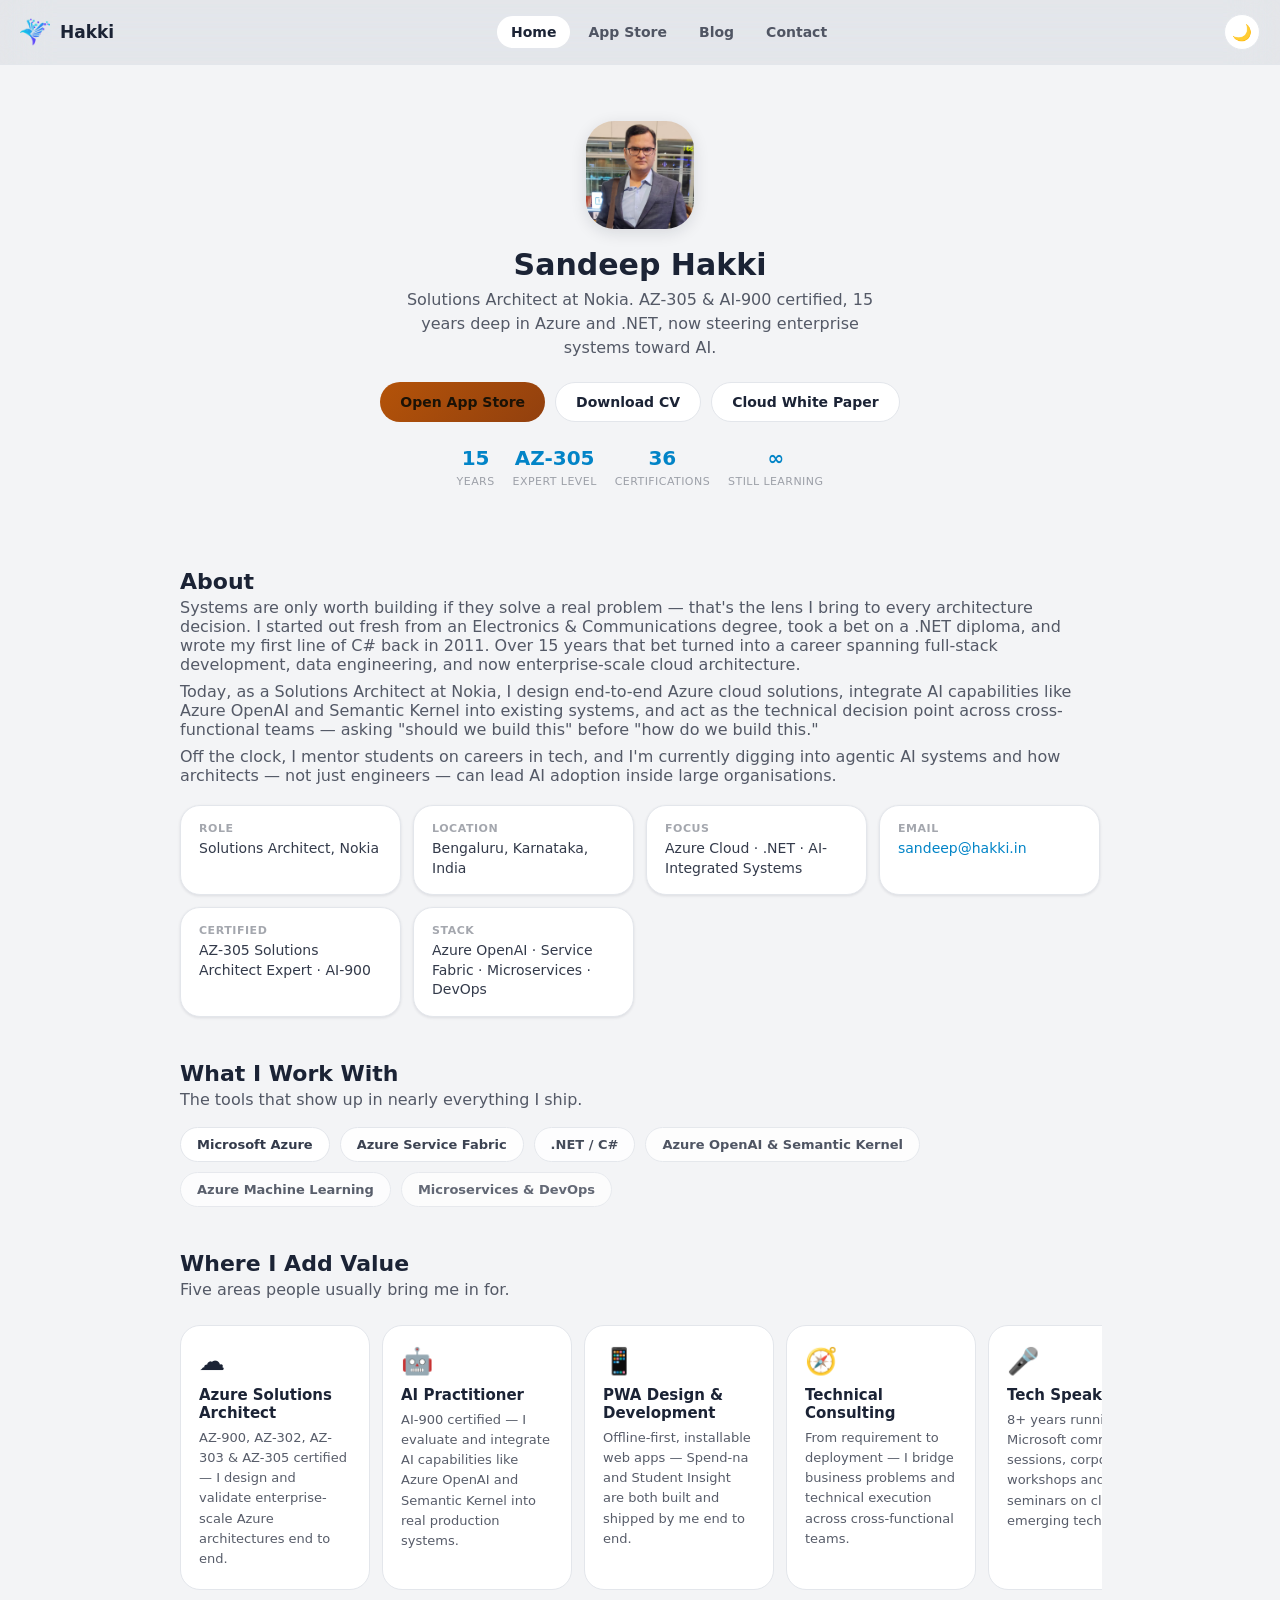
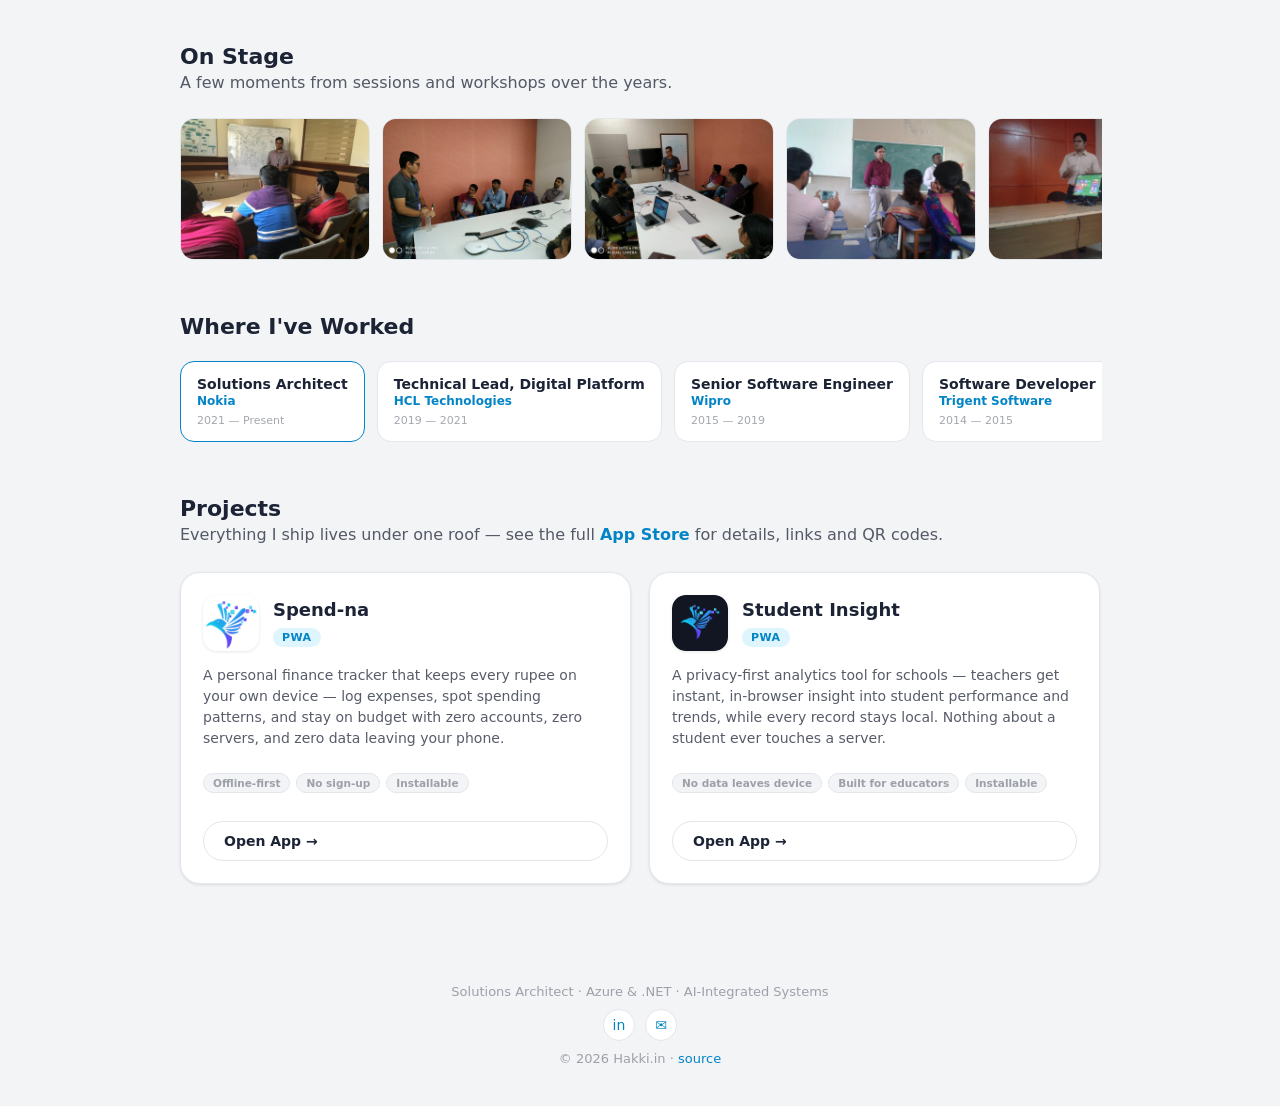
<file: index.html>
<!DOCTYPE html>
<html lang="en">
<head>
<meta charset="UTF-8">
<meta name="viewport" content="width=device-width, initial-scale=1, viewport-fit=cover">
<title>Hakki — Sandeep Hakki</title>
<meta name="description" content="Sandeep Hakki — Solutions Architect at Nokia. 15 years in Microsoft Azure & .NET, now building AI-integrated enterprise systems.">
<meta name="theme-color" content="#0f172a">
<link rel="manifest" href="manifest.json">
<link rel="icon" href="assets/icons/favicon-32.png" sizes="32x32">
<link rel="icon" href="assets/icons/favicon-16.png" sizes="16x16">
<link rel="apple-touch-icon" href="assets/icons/apple-touch-icon.png">
<link rel="stylesheet" href="css/theme.css">
<script>
  (function(){var t=localStorage.getItem('hakki_theme');if(!t){t=matchMedia('(prefers-color-scheme: light)').matches?'light':'dark';}document.documentElement.setAttribute('data-theme',t);})();
</script>
<script src="js/env-config.js"></script>
<!-- Cloudflare Web Analytics -->
<script type='module' src='https://static.cloudflareinsights.com/beacon.min.js' data-cf-beacon='{"token": "3f6d773322294c108111603348f4365f"}'></script>
<!-- End Cloudflare Web Analytics -->
</head>
<body>

<a href="/#store" class="storeFab" id="storeFab">🚀 App Store</a>

<header class="site">
  <a class="brand" href="/#home"><img src="assets/hakki_bird.svg" alt="Hakki"> Hakki</a>
  <nav class="links">
    <a href="/#home" data-screen="home">Home</a>
    <a href="/#store" data-screen="store">App Store</a>
    <a href="/#blog" data-screen="blog">Blog</a>
    <a href="/#contact" data-screen="contact">Contact</a>
  </nav>
  <button class="navToggle" id="navToggle" aria-label="Menu">☰ Menu</button>
  <button id="themeToggle" aria-label="Toggle theme">🌙</button>
</header>

<!-- ══════════════════ HOME ══════════════════ -->
<section class="screen" id="screen-home">
<div class="wrap">

  <section class="hero">
    <img class="avatar" src="assets/icons/avatar.jpg" alt="Sandeep Hakki">
    <h1>Sandeep Hakki</h1>
    <p class="tag">Solutions Architect at Nokia. AZ-305 &amp; AI-900 certified, 15 years deep in Azure and .NET, now steering enterprise systems toward AI.</p>
    <div class="cta-row">
      <a class="btn primary" href="/#store">Open App Store</a>
      <a class="btn ghost" href="https://drive.google.com/file/d/10cZkBQjM8cUhp2u7VslhpvSh_Ki6iByQ/view" target="_blank" rel="noopener">Download CV</a>
      <a class="btn ghost" href="https://docs.google.com/document/d/1czyRxWznXaFaTVVExQkRxmwv-dhIUrXFQqS78F8Pkag/mobilebasic" target="_blank" rel="noopener">Cloud White Paper</a>
    </div>
    <div class="stat-chips">
      <div><b>15</b><span>Years</span></div>
      <div><b>AZ-305</b><span>Expert Level</span></div>
      <div><b>36</b><span>Certifications</span></div>
      <div><b>∞</b><span>Still Learning</span></div>
    </div>
  </section>

  <section class="section" id="about">
    <h2>About</h2>
    <p class="lede">Systems are only worth building if they solve a real problem — that's the lens I bring to every architecture decision. I started out fresh from an Electronics &amp; Communications degree, took a bet on a .NET diploma, and wrote my first line of C# back in 2011. Over 15 years that bet turned into a career spanning full-stack development, data engineering, and now enterprise-scale cloud architecture.</p>
    <p class="lede">Today, as a Solutions Architect at Nokia, I design end-to-end Azure cloud solutions, integrate AI capabilities like Azure OpenAI and Semantic Kernel into existing systems, and act as the technical decision point across cross-functional teams — asking "should we build this" before "how do we build this."</p>
    <p class="lede">Off the clock, I mentor students on careers in tech, and I'm currently digging into agentic AI systems and how architects — not just engineers — can lead AI adoption inside large organisations.</p>
    <div class="fact-grid">
      <div class="card"><div class="k">Role</div><div class="v">Solutions Architect, Nokia</div></div>
      <div class="card"><div class="k">Location</div><div class="v">Bengaluru, Karnataka, India</div></div>
      <div class="card"><div class="k">Focus</div><div class="v">Azure Cloud · .NET · AI-Integrated Systems</div></div>
      <div class="card"><div class="k">Email</div><div class="v"><a href="mailto:sandeep@hakki.in">sandeep@hakki.in</a></div></div>
      <div class="card"><div class="k">Certified</div><div class="v">AZ-305 Solutions Architect Expert · AI-900</div></div>
      <div class="card"><div class="k">Stack</div><div class="v">Azure OpenAI · Service Fabric · Microservices · DevOps</div></div>
    </div>
  </section>

  <section class="section" id="skills">
    <h2>What I Work With</h2>
    <p class="lede">The tools that show up in nearly everything I ship.</p>
    <div class="chip-cloud">
      <span class="chip" style="opacity:1">Microsoft Azure</span>
      <span class="chip" style="opacity:.95">Azure Service Fabric</span>
      <span class="chip" style="opacity:.9">.NET / C#</span>
      <span class="chip" style="opacity:.85">Azure OpenAI &amp; Semantic Kernel</span>
      <span class="chip" style="opacity:.8">Azure Machine Learning</span>
      <span class="chip" style="opacity:.75">Microservices &amp; DevOps</span>
    </div>
  </section>

  <section class="section" id="expertise">
    <h2>Where I Add Value</h2>
    <p class="lede">Five areas people usually bring me in for.</p>
    <div class="expertise-grid">
      <div class="xcard">
        <div class="xicon">☁️</div>
        <h3>Azure Solutions Architect</h3>
        <p>AZ-900, AZ-302, AZ-303 &amp; AZ-305 certified — I design and validate enterprise-scale Azure architectures end to end.</p>
      </div>
      <div class="xcard">
        <div class="xicon">🤖</div>
        <h3>AI Practitioner</h3>
        <p>AI-900 certified — I evaluate and integrate AI capabilities like Azure OpenAI and Semantic Kernel into real production systems.</p>
      </div>
      <div class="xcard">
        <div class="xicon">📱</div>
        <h3>PWA Design &amp; Development</h3>
        <p>Offline-first, installable web apps — Spend-na and Student Insight are both built and shipped by me end to end.</p>
      </div>
      <div class="xcard">
        <div class="xicon">🧭</div>
        <h3>Technical Consulting</h3>
        <p>From requirement to deployment — I bridge business problems and technical execution across cross-functional teams.</p>
      </div>
      <div class="xcard">
        <div class="xicon">🎤</div>
        <h3>Tech Speaker</h3>
        <p>8+ years running Microsoft community sessions, corporate workshops and college seminars on cloud &amp; emerging tech.</p>
      </div>
    </div>
  </section>

  <section class="section" id="speaking">
    <h2>On Stage</h2>
    <p class="lede">A few moments from sessions and workshops over the years.</p>
    <div class="speaking-grid" id="speakingGrid">
      <img src="assets/speaking/seminar-1.jpg" alt="Speaking session on architecture, Wipro" loading="lazy">
      <img src="assets/speaking/seminar-5.jpg" alt="Cloud workshop for a project team" loading="lazy">
      <img src="assets/speaking/seminar-2.jpg" alt="Cloud session with the team" loading="lazy">
      <img src="assets/speaking/seminar-3.jpg" alt="College seminar session" loading="lazy">
      <img src="assets/speaking/seminar-4.jpg" alt="Technical session, early career" loading="lazy">
    </div>
  </section>

  <section class="section" id="experience">
    <h2>Where I've Worked</h2>
    <div class="role-strip">
      <div class="role current"><h3>Solutions Architect</h3><div class="co">Nokia</div><div class="yrs">2021 — Present</div></div>
      <div class="role"><h3>Technical Lead, Digital Platform</h3><div class="co">HCL Technologies</div><div class="yrs">2019 — 2021</div></div>
      <div class="role"><h3>Senior Software Engineer</h3><div class="co">Wipro</div><div class="yrs">2015 — 2019</div></div>
      <div class="role"><h3>Software Developer</h3><div class="co">Trigent Software</div><div class="yrs">2014 — 2015</div></div>
      <div class="role"><h3>Software Developer</h3><div class="co">EF Education First</div><div class="yrs">2013 — 2014</div></div>
    </div>
  </section>

  <section class="section" id="projects">
    <h2>Projects</h2>
    <p class="lede">Everything I ship lives under one roof — see the full <a href="/#store" style="color:var(--teal);font-weight:600">App Store</a> for details, links and QR codes.</p>
    <div class="grid">
      <div class="card proj-card">
        <div class="top">
          <img src="assets/icons/spendna-icon.png" alt="Spend-na">
          <div><h3>Spend-na</h3><span class="badge">PWA</span></div>
        </div>
        <p>A personal finance tracker that keeps every rupee on your own device — log expenses, spot spending patterns, and stay on budget with zero accounts, zero servers, and zero data leaving your phone.</p>
        <div class="mini-tags"><span>Offline-first</span><span>No sign-up</span><span>Installable</span></div>
        <a class="btn ghost" href="https://www.spendna.in/" target="_blank" rel="noopener">Open App →</a>
      </div>
      <div class="card proj-card">
        <div class="top">
          <img src="assets/icons/studin-icon.png" alt="Student Insight">
          <div><h3>Student Insight</h3><span class="badge">PWA</span></div>
        </div>
        <p>A privacy-first analytics tool for schools — teachers get instant, in-browser insight into student performance and trends, while every record stays local. Nothing about a student ever touches a server.</p>
        <div class="mini-tags"><span>No data leaves device</span><span>Built for educators</span><span>Installable</span></div>
        <a class="btn ghost" href="https://studin.in/" target="_blank" rel="noopener">Open App →</a>
      </div>
    </div>
  </section>

</div>
</section>

<!-- ══════════════════ APP STORE ══════════════════ -->
<section class="screen" id="screen-store">
<div class="wrap">
  <section class="hero" style="padding-top:40px">
    <h1>App Store</h1>
    <p class="tag">Every PWA I've shipped, in one place. Scan the QR to open on your phone, or tap through on desktop.</p>
  </section>
  <div class="grid" id="storeGrid"></div>
</div>
</section>

<!-- ══════════════════ BLOG ══════════════════ -->
<section class="screen" id="screen-blog">
<div class="wrap">
  <section class="hero" style="padding-top:40px">
    <h1>Blog</h1>
    <p class="tag">Posts pulled live from <a href="https://www.hakki.in/" target="_blank" rel="noopener" style="color:var(--teal)">hakki.in</a> — no copy-paste, no export step, always current.</p>
  </section>
  <div id="blogList"><div class="state">Loading posts…</div></div>
</div>
</section>

<!-- ══════════════════ CONTACT ══════════════════ -->
<section class="screen" id="screen-contact">
<div class="wrap">
  <section class="hero" style="padding-top:40px">
    <h1>Contact</h1>
    <p class="tag">No backend here — this just opens your mail app pre-filled. Or reach me directly at <a href="mailto:sandeep@hakki.in">sandeep@hakki.in</a> or on <a href="https://www.linkedin.com/in/sandeep-s-hakki-83174022/" target="_blank" rel="noopener">LinkedIn</a>.</p>
  </section>
  <form class="contact" id="contactForm">
    <input type="text" id="cName" placeholder="Your name" required>
    <input type="email" id="cEmail" placeholder="Your email" required>
    <textarea id="cMsg" placeholder="Message" required></textarea>
    <button type="submit" class="btn primary">Send</button>
  </form>
</div>
</section>

<footer class="site">
  <div>Solutions Architect · Azure &amp; .NET · AI-Integrated Systems</div>
  <div class="socials">
    <a href="https://www.linkedin.com/in/sandeep-s-hakki-83174022/" target="_blank" rel="noopener" title="LinkedIn">in</a>
    <a href="mailto:sandeep@hakki.in" title="Email">✉</a>
  </div>
  <div style="margin-top:10px">© <span id="year"></span> Hakki.in · <a href="https://sandeephakki.github.io/hakki-in/" target="_blank" rel="noopener">source</a></div>
</footer>

<script src="js/app.js"></script>
<script src="js/readme.js"></script>
<script src="js/apps-auto.js"></script>
<script src="js/speaking-auto.js"></script>
<script src="js/blog.js"></script>
<script src="js/router.js"></script>
<script>
(function () {
  // ── App Store screen: renders cards from the merged auto-discovered +
  // manual project list, lazy-inited on first visit to #store ──
  function renderStore(projects) {
    var grid = document.getElementById('storeGrid');
    var html = '';
    var stored = {};
    Object.keys(projects).forEach(function (key) {
      var p = projects[key];
      stored[key] = p;
      var qrSrc = 'https://api.qrserver.com/v1/create-qr-code/?size=160x160&data=' + encodeURIComponent(p.url);
      html += '' +
        '<div class="card proj-card" style="cursor:pointer" data-key="' + key + '">' +
          '<div class="top">' +
            '<img src="' + p.icon + '" alt="' + p.name + '" onerror="this.src=\'assets/icons/apple-touch-icon.png\'">' +
            '<div><h3>' + p.name + '</h3><span class="badge">PWA' + (p._auto ? ' · auto' : '') + '</span></div>' +
          '</div>' +
          '<p>' + p.desc + '</p>' +
          '<div class="qr">' +
            '<img src="' + qrSrc + '" alt="QR code for ' + p.name + '" loading="lazy">' +
            '<div class="url">' + p.url + '</div>' +
          '</div>' +
          '<div class="actions">' +
            '<a class="btn primary" href="' + p.url + '" target="_blank" rel="noopener" onclick="event.stopPropagation()">Open App</a>' +
            '<button class="btn ghost" type="button" data-readme="' + key + '">View README</button>' +
          '</div>' +
        '</div>';
    });
    grid.innerHTML = html || '<div class="state">No projects found yet.</div>';
    grid.querySelectorAll('[data-key]').forEach(function (card) {
      card.addEventListener('click', function () {
        README.open(stored[card.getAttribute('data-key')]);
      });
    });
  }

  function initStore() {
    var grid = document.getElementById('storeGrid');
    grid.innerHTML = '<div class="state">Finding your apps…</div>';
    AppsAuto.load(renderStore);
  }

  // ── Contact screen: mailto form handler, lazy-inited ──
  function initContact() {
    var form = document.getElementById('contactForm');
    if (!form) return;
    form.addEventListener('submit', function (e) {
      e.preventDefault();
      var name = document.getElementById('cName').value;
      var email = document.getElementById('cEmail').value;
      var msg = document.getElementById('cMsg').value;
      var body = encodeURIComponent(msg + '\n\n— ' + name + ' (' + email + ')');
      window.location.href = 'mailto:sandeep@hakki.in?subject=' + encodeURIComponent('Message from hakki.in') + '&body=' + body;
    });
  }

  function bindLightbox(container) {
    container.addEventListener('click', function (e) {
      var img = e.target.closest('img');
      if (!img) return;
      var ov = document.createElement('div');
      ov.className = 'lightbox-overlay';
      ov.innerHTML = '<button class="lclose" aria-label="Close">✕</button><img src="' + img.src + '" alt="">';
      document.body.appendChild(ov);
      function close() { ov.remove(); }
      ov.addEventListener('click', function (ev) { if (ev.target === ov || ev.target.classList.contains('lclose')) close(); });
      document.addEventListener('keydown', function esc(ev) { if (ev.key === 'Escape') { close(); document.removeEventListener('keydown', esc); } });
    });
  }

  ROUTER.register('home', function () {
    var grid = document.getElementById('speakingGrid');
    bindLightbox(grid); // covers the hard-coded fallback photos already in the DOM

    SpeakingAuto.load(function (images) {
      if (!images || !images.length) return; // API failed or empty — keep fallback markup as-is
      grid.innerHTML = images.map(function (img) {
        return '<img src="' + img.url + '" alt="' + img.name + '" loading="lazy">';
      }).join('');
    });
  });
  ROUTER.register('store', initStore);
  ROUTER.register('blog', function () { BlogScreen.init(); });
  ROUTER.register('contact', initContact);
})();
</script>
</body>
</html>
</file>
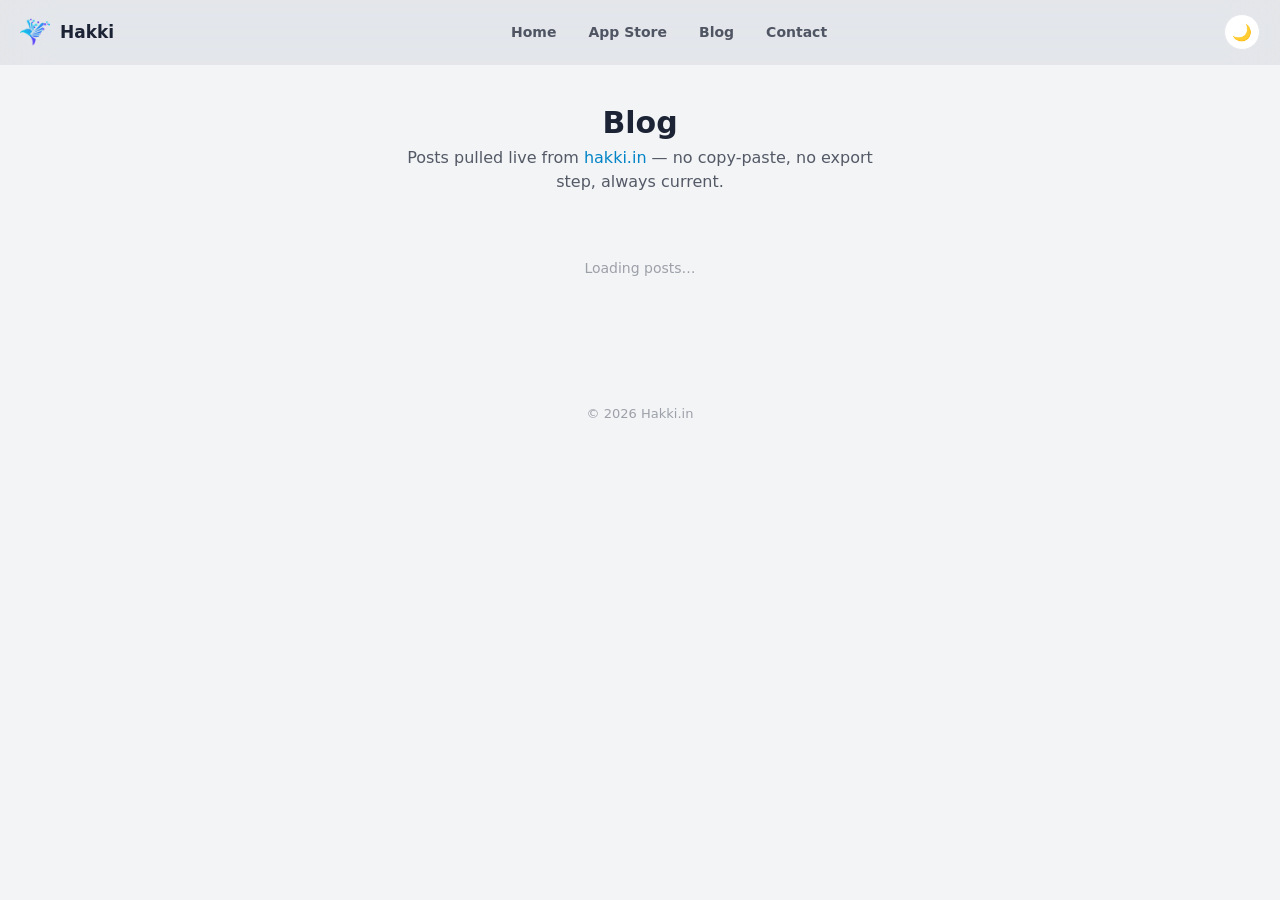
<file: blog.html>
<!DOCTYPE html>
<html lang="en">
<head>
<meta charset="UTF-8">
<meta name="viewport" content="width=device-width, initial-scale=1, viewport-fit=cover">
<title>Blog — Hakki</title>
<meta name="theme-color" content="#0f172a">
<link rel="manifest" href="manifest.json">
<link rel="icon" href="assets/icons/favicon-32.png" sizes="32x32">
<link rel="apple-touch-icon" href="assets/icons/apple-touch-icon.png">
<link rel="stylesheet" href="css/theme.css">
<script>(function(){var t=localStorage.getItem('hakki_theme');if(!t){t=matchMedia('(prefers-color-scheme: light)').matches?'light':'dark';}document.documentElement.setAttribute('data-theme',t);})();</script>
<script src="js/env-config.js"></script>
</head>
<body>

<header class="site">
  <a class="brand" href="index.html"><img src="assets/hakki_bird.svg" alt="Hakki"> Hakki</a>
  <nav class="links">
    <a href="index.html">Home</a>
    <a href="store.html">App Store</a>
    <a href="blog.html">Blog</a>
    <a href="contact.html">Contact</a>
  </nav>
  <button id="themeToggle" aria-label="Toggle theme">🌙</button>
</header>

<div class="wrap">
  <section class="hero" style="padding-top:40px">
    <h1>Blog</h1>
    <p class="tag">Posts pulled live from <a href="https://www.hakki.in/" target="_blank" rel="noopener" style="color:var(--teal)">hakki.in</a> — no copy-paste, no export step, always current.</p>
  </section>

  <div id="blogList"><div class="state">Loading posts…</div></div>
</div>

<footer class="site">© <span id="year"></span> Hakki.in</footer>

<script src="js/app.js"></script>
<script src="js/blog.js"></script>
</body>
</html>
</file>
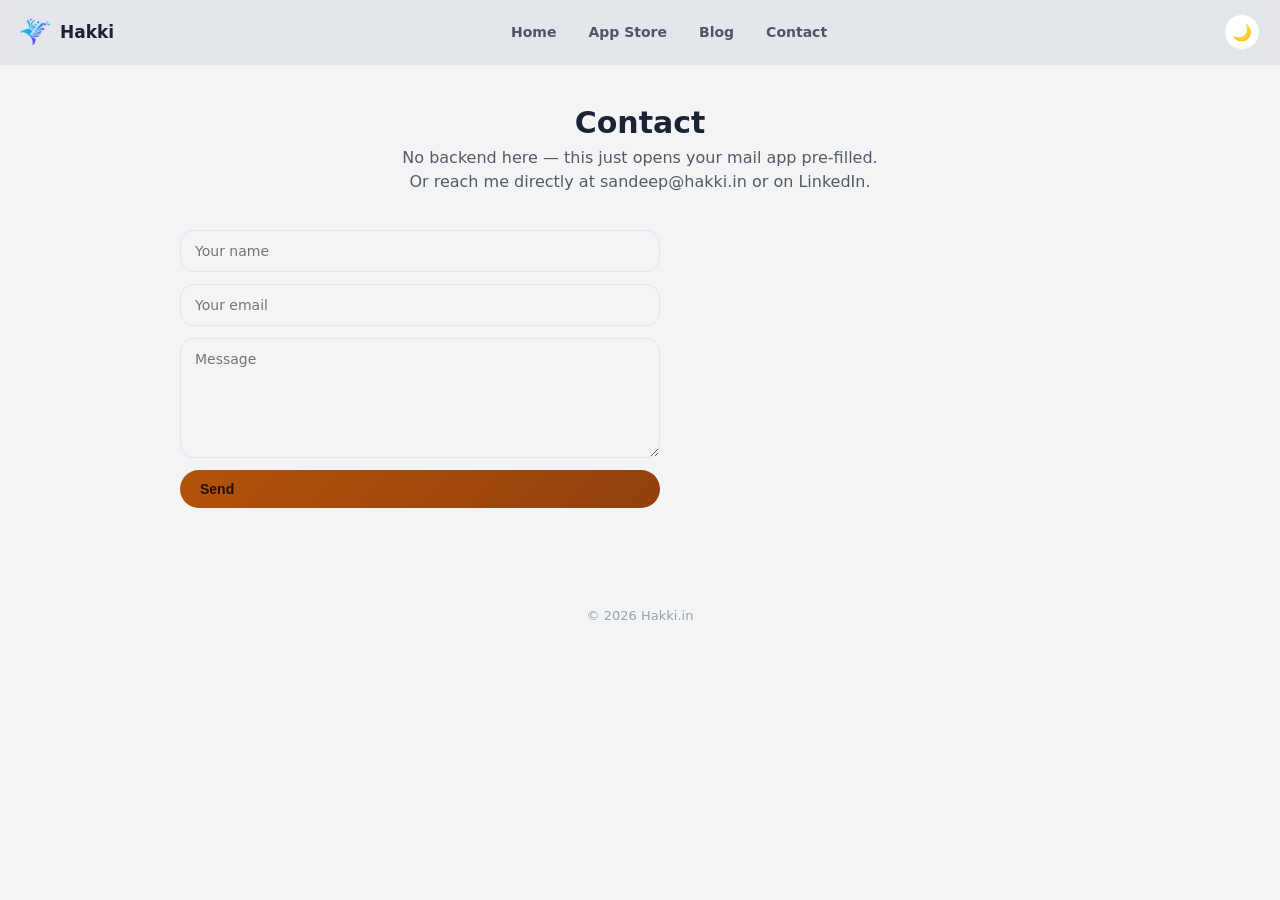
<file: contact.html>
<!DOCTYPE html>
<html lang="en">
<head>
<meta charset="UTF-8">
<meta name="viewport" content="width=device-width, initial-scale=1, viewport-fit=cover">
<title>Contact — Hakki</title>
<meta name="theme-color" content="#0f172a">
<link rel="manifest" href="manifest.json">
<link rel="icon" href="assets/icons/favicon-32.png" sizes="32x32">
<link rel="apple-touch-icon" href="assets/icons/apple-touch-icon.png">
<link rel="stylesheet" href="css/theme.css">
<script>(function(){var t=localStorage.getItem('hakki_theme');if(!t){t=matchMedia('(prefers-color-scheme: light)').matches?'light':'dark';}document.documentElement.setAttribute('data-theme',t);})();</script>
<script src="js/env-config.js"></script>
</head>
<body>

<header class="site">
  <a class="brand" href="index.html"><img src="assets/hakki_bird.svg" alt="Hakki"> Hakki</a>
  <nav class="links">
    <a href="index.html">Home</a>
    <a href="store.html">App Store</a>
    <a href="blog.html">Blog</a>
    <a href="contact.html">Contact</a>
  </nav>
  <button id="themeToggle" aria-label="Toggle theme">🌙</button>
</header>

<div class="wrap">
  <section class="hero" style="padding-top:40px">
    <h1>Contact</h1>
    <p class="tag">No backend here — this just opens your mail app pre-filled. Or reach me directly at <a href="mailto:sandeep@hakki.in">sandeep@hakki.in</a> or on <a href="https://www.linkedin.com/in/sandeepha/" target="_blank" rel="noopener">LinkedIn</a>.</p>
  </section>

  <form class="contact" id="contactForm">
    <input type="text" id="cName" placeholder="Your name" required>
    <input type="email" id="cEmail" placeholder="Your email" required>
    <textarea id="cMsg" placeholder="Message" required></textarea>
    <button type="submit" class="btn primary">Send</button>
  </form>
</div>

<footer class="site">© <span id="year"></span> Hakki.in</footer>

<script src="js/app.js"></script>
<script>
document.getElementById('contactForm').addEventListener('submit', function (e) {
  e.preventDefault();
  var name = document.getElementById('cName').value;
  var email = document.getElementById('cEmail').value;
  var msg = document.getElementById('cMsg').value;
  var body = encodeURIComponent(msg + '\n\n— ' + name + ' (' + email + ')');
  window.location.href = 'mailto:sandeep@hakki.in?subject=' + encodeURIComponent('Message from hakki.in') + '&body=' + body;
});
</script>
</body>
</html>
</file>
<file: css/theme.css>
/* ═══════════════════════════════════════════════════
   HAKKI THEME — v1.0
   Shared design tokens for hakki.in and every Hakki-family PWA
   (spend-na, student-insight, and future ones). Same --ink/--card/
   --teal token pattern as spend-na's styles.css so the family shares
   one visual language. Copy this file as the starting point for the
   next project — see README "Hakki theme" section.
   ═══════════════════════════════════════════════════ */
:root {
  --ff: -apple-system, BlinkMacSystemFont, 'SF Pro Display', 'Segoe UI', system-ui, sans-serif;
  color-scheme: dark;
  --ink-rgb: 255,255,255;
  --ink:   rgba(var(--ink-rgb),.95);
  --ink2:  rgba(var(--ink-rgb),.85);
  --ink3:  rgba(var(--ink-rgb),.70);
  --mist:  rgba(var(--ink-rgb),.55);
  --ghost: rgba(var(--ink-rgb),.38);
  --fog:   rgba(var(--ink-rgb),.16);
  --paper: rgba(var(--ink-rgb),.06);
  --card:  rgba(var(--ink-rgb),.09);
  --bg:    #0f172a;

  /* brand: warm bird-logo amber as primary accent, spend-na's sky teal as secondary */
  --amber:  #f59e0b;
  --amberD: #d97706;
  --teal:   #38bdf8;
  --tealD:  #0ea5e9;
  --ok:     #34d399;
  --warn:   #fbbf24;
  --err:    #f87171;

  --r: 14px;
  --rL: 20px;
  --sh:  0 2px 8px rgba(0,0,0,.30);
  --shM: 0 8px 32px rgba(0,0,0,.40);
  --blur: blur(24px) saturate(1.8);
  --safe-t: env(safe-area-inset-top, 0px);
  --safe-b: env(safe-area-inset-bottom, 0px);
}

[data-theme="light"] {
  color-scheme: light;
  --ink-rgb: 15,23,42;
  --bg:    #f3f4f6;
  --paper: #f3f4f6;
  --card:  #ffffff;
  --fog:   #e3e6eb;
  --sh:  0 1px 3px rgba(15,23,42,.10);
  --shM: 0 4px 16px rgba(15,23,42,.12);
  --amber:  #b45309;
  --amberD: #92400e;
  --teal:   #0284c7;
  --tealD:  #075985;
}

* { box-sizing: border-box; -webkit-tap-highlight-color: transparent; }
html, body { margin: 0; padding: 0; }
body {
  font-family: var(--ff);
  background: var(--bg);
  color: var(--ink);
  min-height: 100dvh;
  padding-top: var(--safe-t);
  padding-bottom: var(--safe-b);
  transition: background .25s, color .25s;
}
a { color: inherit; text-decoration: none; }
img { max-width: 100%; display: block; }

.wrap { max-width: 960px; margin: 0 auto; padding: 0 20px 60px; }

/* ── SPA screens (router.js toggles .active) ── */
.screen { display: none; }
.screen.active { display: block; animation: screenIn .25s ease; }
@keyframes screenIn { from { opacity: 0; transform: translateY(6px); } to { opacity: 1; transform: none; } }

/* ── header / nav ── */
header.site {
  position: sticky; top: 0; z-index: 50;
  display: flex; align-items: center; justify-content: space-between;
  padding: 14px 20px; gap: 12px;
  background: rgba(var(--ink-rgb),.06);
  backdrop-filter: var(--blur); -webkit-backdrop-filter: var(--blur);
  border-bottom: 1px solid var(--fog);
}
.brand { display: flex; align-items: center; gap: 10px; font-weight: 700; font-size: 17px; }
.brand img { width: 30px; height: 30px; border-radius: 8px; }
nav.links { display: flex; gap: 4px; flex-wrap: wrap; }
nav.links a {
  padding: 8px 14px; border-radius: 999px; font-size: 14px; font-weight: 600;
  color: var(--ink3);
}
nav.links a.active, nav.links a:hover { background: var(--card); color: var(--ink); }
#themeToggle {
  border: 1px solid var(--fog); background: var(--card); color: var(--ink);
  width: 36px; height: 36px; border-radius: 50%; font-size: 16px; cursor: pointer;
}

/* ── hero ── */
.hero { text-align: center; padding: 56px 20px 36px; }
.hero img.avatar {
  width: 108px; height: 108px; border-radius: 28px; margin: 0 auto 18px;
  box-shadow: var(--shM);
}
.hero h1 { font-size: 30px; margin: 0 0 6px; }
.hero p.tag { color: var(--ink3); max-width: 480px; margin: 0 auto; line-height: 1.5; }
.hero .cta-row { display: flex; gap: 10px; justify-content: center; margin-top: 22px; flex-wrap: wrap; }

/* ── buttons ── */
.btn {
  display: inline-flex; align-items: center; gap: 8px;
  padding: 11px 20px; border-radius: 999px; font-weight: 600; font-size: 14px;
  border: 1px solid var(--fog); cursor: pointer;
}
.btn.primary { background: linear-gradient(135deg, var(--amber), var(--amberD)); color: #1a1206; border: none; }
.btn.ghost { background: var(--card); color: var(--ink); }

/* ── cards / grid ── */
.grid { display: grid; grid-template-columns: repeat(auto-fit, minmax(260px, 1fr)); gap: 18px; margin-top: 28px; }
.card {
  background: var(--card); border: 1px solid var(--fog); border-radius: var(--rL);
  padding: 22px; box-shadow: var(--sh); backdrop-filter: var(--blur); -webkit-backdrop-filter: var(--blur);
}
.card h3 { margin: 0 0 6px; font-size: 18px; }
.card p { color: var(--ink3); font-size: 14px; line-height: 1.5; margin: 0 0 14px; }

/* project store card */
.proj-card { display: flex; flex-direction: column; gap: 14px; }
.proj-card .top { display: flex; gap: 14px; align-items: center; }
.proj-card .top img { width: 56px; height: 56px; border-radius: 14px; box-shadow: var(--sh); }
.proj-card .qr { display: flex; align-items: center; gap: 12px; border-top: 1px solid var(--fog); padding-top: 14px; }
.proj-card .qr img { width: 72px; height: 72px; border-radius: 8px; background: #fff; padding: 4px; }
.proj-card .qr .url { font-size: 12px; color: var(--ink3); word-break: break-all; }
.proj-card .actions { display: flex; gap: 8px; }
.badge {
  display: inline-block; font-size: 11px; font-weight: 700; letter-spacing: .04em;
  padding: 3px 9px; border-radius: 999px; background: rgba(56,189,248,.16); color: var(--teal);
  text-transform: uppercase;
}

/* ── section heading ── */
.section h2 { font-size: 22px; margin: 44px 0 4px; }
.section p.lede { color: var(--ink3); margin: 0 0 8px; }

/* ── blog list ── */
.post { padding: 18px 0; border-bottom: 1px solid var(--fog); }
.post h3 { margin: 0 0 6px; font-size: 17px; }
.post .meta { font-size: 12px; color: var(--ghost); margin-bottom: 8px; }
.post .excerpt { color: var(--ink3); font-size: 14px; line-height: 1.6; }
.post a.readmore { color: var(--teal); font-size: 13px; font-weight: 600; }

/* ── forms ── */
form.contact { display: flex; flex-direction: column; gap: 12px; max-width: 480px; }
form.contact input, form.contact textarea {
  background: var(--paper); border: 1px solid var(--fog); border-radius: var(--r);
  padding: 12px 14px; color: var(--ink); font-family: var(--ff); font-size: 14px;
}
form.contact textarea { min-height: 120px; resize: vertical; }

/* ── footer ── */
footer.site { text-align: center; padding: 40px 20px; color: var(--ghost); font-size: 13px; }
footer.site a { color: var(--teal); }

/* env ribbon (env-config.js injects this) */
.env-ribbon {
  position: fixed; top: 0; right: 0; z-index: 9999;
  background: #dc2626; color: #fff; font: 700 10px/1 var(--ff);
  padding: 3px 8px; letter-spacing: .06em; border-bottom-left-radius: 8px;
}

.state { text-align: center; color: var(--ghost); padding: 30px 0; font-size: 14px; }

.navToggle { display: none; }
.storeFab { display: none; }
@media (max-width: 600px) {
  .hero h1 { font-size: 24px; }
  .storeFab {
    display: flex; align-items: center; gap: 8px; position: fixed; right: 16px; bottom: 20px; z-index: 140;
    background: var(--amber); color: #1a1204; font-weight: 800; font-size: 14px;
    padding: 12px 18px; border-radius: 999px; box-shadow: 0 10px 28px rgba(0,0,0,.35);
    text-decoration: none;
  }
  .storeFab.hide-on-store { display: none; }
  .navToggle {
    display: inline-flex; align-items: center; justify-content: center; gap: 6px;
    padding: 0 12px; height: 36px; border-radius: 10px; border: 1px solid var(--fog);
    background: var(--card); color: var(--ink); font-size: 13px; font-weight: 700; margin-left: 8px;
  }
  nav.links {
    position: fixed; top: 60px; left: 12px; right: 12px; z-index: 150;
    flex-direction: column; gap: 2px; background: var(--bg); border: 1px solid var(--fog);
    border-radius: var(--rL); padding: 8px; box-shadow: 0 10px 30px rgba(0,0,0,.25);
    display: none;
  }
  nav.links.open { display: flex; }
  nav.links a { padding: 12px 14px; }
}

/* ── hero stat chips (inline, not a separate boxed bar) ── */
.hero .stat-chips { display: flex; gap: 18px; justify-content: center; flex-wrap: wrap; margin-top: 24px; }
.hero .stat-chips div { text-align: center; }
.hero .stat-chips b { display: block; font-size: 20px; color: var(--teal); }
.hero .stat-chips span { font-size: 11px; color: var(--ghost); text-transform: uppercase; letter-spacing: .04em; }

/* ── fact cards (reuses .card/.grid look, denser) ── */
.fact-grid { display: grid; grid-template-columns: repeat(auto-fit, minmax(180px, 1fr)); gap: 12px; margin-top: 20px; }
.fact-grid .card { padding: 16px 18px; }
.fact-grid .card .k { font-size: 11px; text-transform: uppercase; letter-spacing: .05em; color: var(--ghost); font-weight: 700; margin-bottom: 4px; }
.fact-grid .card .v { font-size: 14px; color: var(--ink2); line-height: 1.4; }
.fact-grid .card .v a { color: var(--teal); }

/* ── skill chip cloud (weighted by opacity, not progress bars) ── */
.chip-cloud { display: flex; flex-wrap: wrap; gap: 10px; margin-top: 18px; }
.chip-cloud .chip {
  padding: 9px 16px; border-radius: 999px; font-weight: 700; font-size: 13px;
  background: var(--card); border: 1px solid var(--fog); color: var(--ink2);
}

/* ── role strip (horizontal-scroll history, not a vertical timeline) ── */
.role-strip { display: flex; gap: 12px; overflow-x: auto; padding: 18px 2px 10px; margin: 0 -2px; scrollbar-width: thin; }
.role-strip .role {
  flex: 0 0 auto; min-width: 168px; background: var(--card); border: 1px solid var(--fog);
  border-radius: var(--r); padding: 14px 16px;
}
.role-strip .role.current { border-color: var(--teal); }
.role-strip .role h3 { margin: 0 0 2px; font-size: 14px; }
.role-strip .role .co { font-size: 12px; color: var(--teal); font-weight: 600; }
.role-strip .role .yrs { font-size: 11px; color: var(--ghost); margin-top: 6px; }

/* ── expertise cards ── */
.expertise-grid { display: flex; gap: 12px; overflow-x: auto; padding: 18px 2px 10px; margin: 0 -2px; scrollbar-width: thin; }
.xcard {
  flex: 0 0 auto; width: 190px; background: var(--card); border: 1px solid var(--fog);
  border-radius: var(--rL); padding: 20px 18px; transition: transform .15s ease, border-color .15s ease;
}
.xcard:hover { transform: translateY(-3px); border-color: var(--teal); }
.xcard .xicon { font-size: 26px; margin-bottom: 10px; }
.xcard h3 { margin: 0 0 6px; font-size: 15px; }
.xcard p { margin: 0; font-size: 13px; color: var(--ink3); line-height: 1.55; }

/* ── speaking / seminar photo gallery — horizontal scroll, same rhythm ── */
.speaking-grid {
  display: flex; gap: 12px; overflow-x: auto; padding: 18px 2px 10px; margin: 0 -2px; scrollbar-width: thin;
}
.speaking-grid img {
  flex: 0 0 auto; width: 190px; aspect-ratio: 4 / 3; object-fit: cover; border-radius: var(--r);
  border: 1px solid var(--fog); cursor: zoom-in; transition: transform .2s ease, box-shadow .2s ease;
}
.speaking-grid img:hover { transform: scale(1.03); box-shadow: 0 8px 24px rgba(0,0,0,.18); }
.lightbox-overlay {
  position: fixed; inset: 0; z-index: 200; background: rgba(0,0,0,.85);
  display: flex; align-items: center; justify-content: center; padding: 24px;
}
.lightbox-overlay img { max-width: 100%; max-height: 90vh; border-radius: var(--r); }
.lightbox-overlay .lclose {
  position: absolute; top: 18px; right: 18px; width: 36px; height: 36px; border-radius: 50%;
  background: rgba(255,255,255,.12); color: #fff; border: 1px solid rgba(255,255,255,.3); font-size: 16px; cursor: pointer;
}
.mini-tags { display: flex; gap: 6px; flex-wrap: wrap; margin: -4px 0 14px; }
.mini-tags span { font-size: 10.5px; font-weight: 700; padding: 3px 9px; border-radius: 999px; background: var(--paper); color: var(--ghost); border: 1px solid var(--fog); }

/* ── readme modal ── */
.readme-overlay {
  position: fixed; inset: 0; z-index: 200; background: rgba(0,0,0,.55);
  display: flex; align-items: flex-end; justify-content: center;
  backdrop-filter: blur(4px);
}
.readme-panel {
  background: var(--bg); width: 100%; max-width: 720px; max-height: 84vh;
  border-radius: 20px 20px 0 0; overflow-y: auto; padding: 22px 22px 40px;
  border: 1px solid var(--fog); border-bottom: none;
}
@media (min-width: 700px) {
  .readme-overlay { align-items: center; }
  .readme-panel { border-radius: var(--rL); border-bottom: 1px solid var(--fog); max-height: 80vh; }
}
.readme-panel .rhead { display: flex; align-items: center; justify-content: space-between; margin-bottom: 14px; position: sticky; top: -22px; background: var(--bg); padding: 6px 0; }
.readme-panel .rhead h3 { margin: 0; font-size: 16px; display: flex; align-items: center; gap: 10px; }
.readme-panel .rhead img { width: 28px; height: 28px; border-radius: 8px; }
.readme-panel .rclose { border: 1px solid var(--fog); background: var(--card); color: var(--ink); width: 30px; height: 30px; border-radius: 50%; cursor: pointer; font-size: 15px; }
.readme-body h1, .readme-body h2, .readme-body h3 { margin: 18px 0 8px; line-height: 1.3; }
.readme-body h1 { font-size: 19px; } .readme-body h2 { font-size: 16px; color: var(--teal); } .readme-body h3 { font-size: 14px; }
.readme-body p { color: var(--ink2); font-size: 14px; line-height: 1.65; margin: 0 0 12px; }
.readme-body ul, .readme-body ol { color: var(--ink2); font-size: 14px; line-height: 1.6; margin: 0 0 12px; padding-left: 20px; }
.readme-body code { background: var(--paper); padding: 2px 6px; border-radius: 5px; font-size: 12.5px; }
.readme-body pre { background: var(--paper); padding: 12px 14px; border-radius: var(--r); overflow-x: auto; margin: 0 0 14px; }
.readme-body pre code { background: none; padding: 0; }
.readme-body a { color: var(--teal); text-decoration: underline; }
.readme-body img { border-radius: var(--r); margin: 8px 0; }
.readme-body hr { border: none; border-top: 1px solid var(--fog); margin: 18px 0; }
.readme-loading, .readme-error { text-align: center; color: var(--ghost); padding: 30px 0; font-size: 14px; }
footer.site .socials { display: flex; gap: 10px; justify-content: center; margin-top: 10px; }
footer.site .socials a {
  width: 32px; height: 32px; border-radius: 50%; display: inline-flex; align-items: center; justify-content: center;
  border: 1px solid var(--fog); background: var(--card); font-size: 14px;
}
</file>
